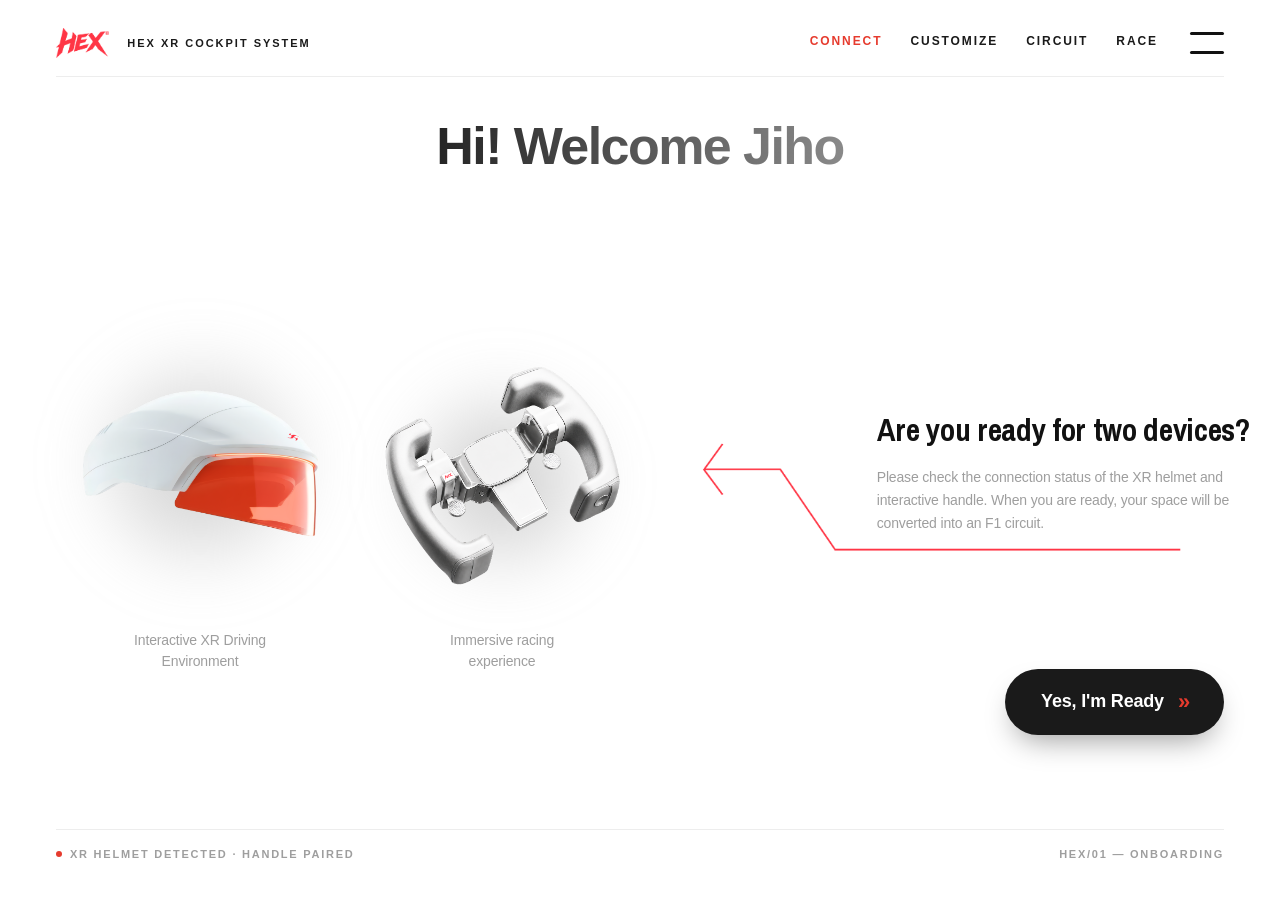
<file: index.html>
<!doctype html>
<html lang="en">
  <head>
    <meta charset="utf-8" />
    <meta name="viewport" content="width=device-width, initial-scale=1" />
    <title>HEX — XR F1 Cockpit System</title>
    <meta
      name="description"
      content="HEX — XR helmet + interactive handle. Turn your room into an F1 circuit."
    />
    <link rel="stylesheet" href="css/style.css" />
  </head>
  <body>
    <div class="shell">
      <header class="topbar">
        <div class="brand">
          <img class="brand-mark" src="assets/logo.png" alt="HEX" />
          <span class="brand-sub">HEX XR Cockpit System</span>
        </div>

        <div class="nav-right">
          <nav class="nav-links">
            <a href="index.html" class="active">Connect</a>
            <a href="customize.html">Customize</a>
            <a href="circuit.html">Circuit</a>
            <a href="race.html">Race</a>
          </nav>
          <button class="menu-btn" aria-label="Menu">
            <span></span>
            <span></span>
          </button>
        </div>
      </header>

      <main class="page">
        <h1 class="headline">
          Hi! Welcome <span class="soft" id="userName">Jiho</span>
        </h1>

        <div class="welcome-grid">
          <div class="devices">
            <div class="device-card">
              <div class="device-stage">
                <span class="device-glow" aria-hidden="true"></span>
                <div class="device-img helmet" aria-label="XR Helmet"></div>
              </div>
              <div class="device-caption">
                Interactive XR Driving<br />Environment
              </div>
            </div>
            <div class="device-card">
              <div class="device-stage">
                <span class="device-glow" aria-hidden="true"></span>
                <div class="device-img handle" aria-label="Interactive Handle"></div>
              </div>
              <div class="device-caption">
                Immersive racing<br />experience
              </div>
            </div>
          </div>

          <div class="welcome-right">
            <h2>Are you ready for two devices?</h2>
            <p>
              Please check the connection status of the XR helmet and
              interactive handle. When you are ready, your space will be
              converted into an F1 circuit.
            </p>
          </div>

          <!-- Red connector line: arrow points from right text toward devices -->
          <div class="connector" aria-hidden="true">
            <img class="connector-line" src="assets/line.png" alt="" />
          </div>
        </div>

        <div class="bottom-right">
          <a href="customize.html" class="cta" id="readyBtn">
            Yes, I'm Ready <span class="chev">»</span>
          </a>
        </div>

        <div class="foot">
          <span class="live">XR helmet detected · Handle paired</span>
          <span>HEX/01 — Onboarding</span>
        </div>
      </main>
    </div>

    <script src="js/main.js"></script>
  </body>
</html>
</file>
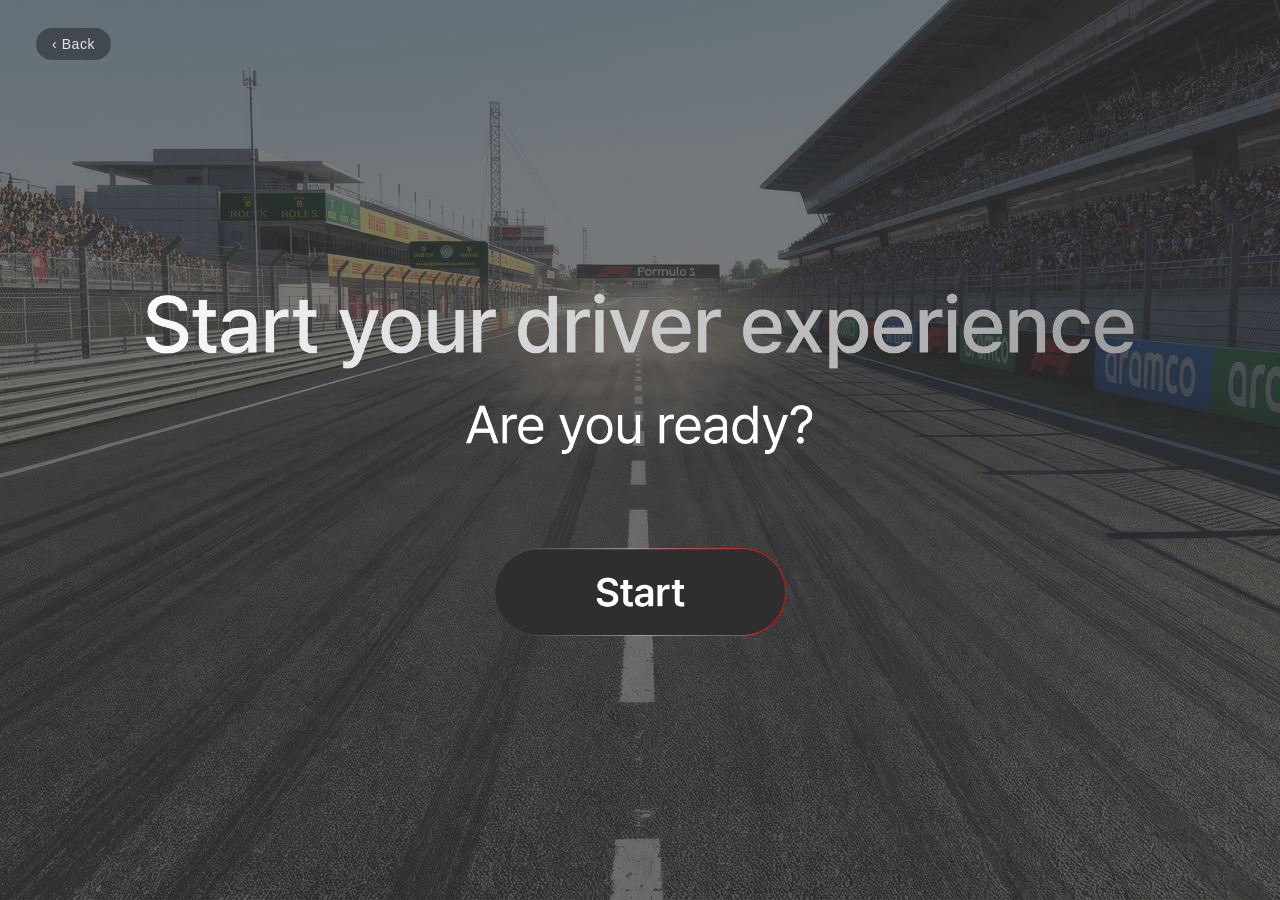
<file: race.html>
<!doctype html>
<html lang="en">
  <head>
    <meta charset="utf-8" />
    <meta name="viewport" content="width=device-width, initial-scale=1" />
    <title>Race · HEX</title>
    <link rel="stylesheet" href="css/style.css" />
  </head>
  <body class="race-body">
    <main class="race-stage" id="raceStage">
      <!-- Stage 1: Start prompt -->
      <section class="race-screen race-screen--start active" id="raceStartScreen">
        <div class="race-bg race-bg--start"></div>
        <div class="race-overlay"></div>
        <div class="race-start-content">
          <h1 class="race-start-title">Start your driver experience</h1>
          <p class="race-start-sub">Are you ready?</p>
          <button class="race-start-btn" id="raceStartBtn">Start</button>
        </div>
        <a class="race-back" href="circuit.html" aria-label="Back to Circuit">‹ Back</a>
      </section>

      <!-- 3-2-1-GO countdown -->
      <div class="countdown-overlay" id="countdownOverlay" aria-hidden="true">
        <div class="countdown-num" id="countdownNum">3</div>
      </div>

      <!-- Stage 2: Live race HUD -->
      <section class="race-screen race-screen--live" id="raceLiveScreen">
        <video class="race-bg race-bg--live" id="raceLiveVideo"
               autoplay muted playsinline preload="auto">
          <source src="assets/ride.mp4" type="video/mp4" />
        </video>
        <div class="race-overlay race-overlay--live"></div>

        <!-- Top-left: lap timer card -->
        <div class="hud-lap-timer">
          <div class="lap-time" id="lapTime">00:00.000</div>
          <div class="lap-label">Current Lap</div>
          <div class="best-lap">
            <span class="best-label">Best Lap</span>
            <span class="best-val" id="bestLap">—</span>
          </div>
        </div>

        <!-- Right-bottom: speedo + gear -->
        <div class="hud-speedo">
          <svg class="speedo-arc" viewBox="0 0 140 140">
            <circle cx="70" cy="70" r="62" fill="none" stroke="rgba(255,255,255,0.14)" stroke-width="6"/>
            <circle id="speedoArc" cx="70" cy="70" r="62" fill="none" stroke="#e63b2e" stroke-width="6"
                    stroke-dasharray="389.56" stroke-dashoffset="389.56" stroke-linecap="round"
                    transform="rotate(135 70 70)"/>
          </svg>
          <div class="speedo-inner">
            <div class="speedo-small" id="speedVal">07</div>
            <div class="gear-val" id="gearVal">2</div>
          </div>
        </div>

        <a class="race-back race-back--live" href="circuit.html" aria-label="Exit Race">Exit</a>
      </section>

      <!-- Stage 3: Race finished — Mission Completed leaderboard -->
      <section class="race-screen race-screen--finish" id="raceFinishScreen">
        <div class="race-bg race-bg--finish"></div>
        <button class="race-home-btn" id="raceHomeBtn" aria-label="Home"></button>
      </section>
    </main>

    <script src="js/main.js"></script>
  </body>
</html>
</file>
<file: css/style.css>
/* ===========================================================
   HEX — XR F1 Cockpit System
   Pure CSS, no dependencies
   =========================================================== */

@font-face {
  font-family: "Pragati Narrow";
  font-style: normal;
  font-weight: 400;
  font-display: swap;
  src: url("../assets/fonts/pragati-narrow-400.woff2") format("woff2");
}

@font-face {
  font-family: "Pragati Narrow";
  font-style: normal;
  font-weight: 700;
  font-display: swap;
  src: url("../assets/fonts/pragati-narrow-700.woff2") format("woff2");
}

:root {
  --bg: #ffffff;
  --ink: #111111;
  --ink-2: #1a1a1a;
  --muted: #9e9e9e;
  --muted-2: #c8c8c8;
  --line: #ededed;
  --line-2: #e3e3e3;
  --red: #e63b2e;
  --red-soft: #ff4a3d;
  --pill: #1a1a1a;
  --shadow: 0 1.875rem 3.75rem -1.25rem rgba(0, 0, 0, 0.18);

  --radius-pill: 62.4375rem;
  --radius-md: 0.875rem;
  --radius-lg: 1.25rem;

  --font-sans: -apple-system, BlinkMacSystemFont, "Segoe UI", Roboto,
    "Helvetica Neue", Arial, "Apple SD Gothic Neo", "Noto Sans KR",
    sans-serif;
}

* {
  box-sizing: border-box;
}

/* Viewport-relative root font-size.
   Design baseline = 1280×800 (16:10), where 1rem = 16px.
   We scale by the *smaller* of width/80 or height/50 so the design fits
   both dimensions without overflow — at 1920×1080 we land near 1.35x, at
   2560×1440 ~1.8x. Clamp keeps small viewports legible. */
html {
  font-size: clamp(10px, min(calc(100vw / 80), calc(100vh / 50)), 32px);
}

html,
body {
  margin: 0;
  padding: 0;
  background: var(--bg);
  color: var(--ink);
  font-family: var(--font-sans);
  -webkit-font-smoothing: antialiased;
  -moz-osx-font-smoothing: grayscale;
  font-feature-settings: "ss01", "ss02";
  letter-spacing: -0.01em;
  min-height: 100vh;
}

a {
  color: inherit;
  text-decoration: none;
}

button {
  font-family: inherit;
  cursor: pointer;
  border: none;
  background: none;
}

/* ====== Layout shell ====== */
.shell {
  min-height: 100vh;
  display: flex;
  flex-direction: column;
  padding: 1.75rem 3.5rem 2.5rem;
  width: 100%;
  margin: 0 auto;
}

/* ====== Header ====== */
.topbar {
  display: flex;
  align-items: center;
  justify-content: space-between;
  padding-bottom: 1.125rem;
  border-bottom: 1px solid var(--line);
}

.brand {
  display: flex;
  align-items: center;
  gap: 1.125rem;
}

.brand-mark {
  display: block;
  height: 1.875rem;
  width: auto;
}

.brand-sub {
  font-size: 0.6875rem;
  letter-spacing: 0.18em;
  color: var(--ink-2);
  font-weight: 600;
  text-transform: uppercase;
}

.nav-right {
  display: flex;
  align-items: center;
  gap: 2rem;
}

.nav-links {
  display: flex;
  gap: 1.75rem;
  font-size: 0.75rem;
  letter-spacing: 0.16em;
  font-weight: 600;
  text-transform: uppercase;
  color: var(--ink-2);
}

.nav-links a {
  position: relative;
  padding-bottom: 4px;
  transition: color 0.2s ease;
}

.nav-links a.active {
  color: var(--red);
}

.nav-links a:hover {
  color: var(--red);
}

.menu-btn {
  width: 2.125rem;
  height: 1.375rem;
  display: flex;
  flex-direction: column;
  justify-content: space-between;
  padding: 0;
}

.menu-btn span {
  display: block;
  height: 3px;
  background: var(--ink);
  border-radius: 2px;
}

.menu-btn span:nth-child(1) { width: 100%; }
.menu-btn span:nth-child(2) { width: 100%; }

/* ====== Page main ====== */
.page {
  flex: 1;
  display: flex;
  flex-direction: column;
  padding-top: 2.25rem;
  position: relative;
}

/* ====== Headline ====== */
.headline {
  text-align: center;
  font-size: 3.25rem;
  font-weight: 800;
  letter-spacing: -0.03em;
  margin: 6px 0 0;
  line-height: 1.05;
  background: linear-gradient(
    90deg,
    #000000 0%,
    #000000 20%,
    #e8e8e8 100%
  );
  -webkit-background-clip: text;
  background-clip: text;
  color: transparent;
}

.headline .soft {
  color: transparent;
}

.headline.left {
  text-align: left;
}

.sub-headline {
  font-size: 0.875rem;
  color: var(--muted);
  letter-spacing: 0.16em;
  text-transform: uppercase;
  font-weight: 600;
  margin-top: 6px;
  text-align: center;
}

/* ====== Welcome page (index) ====== */
.welcome-grid {
  margin-top: 3.75rem;
  display: grid;
  grid-template-columns: 1fr 1fr;
  align-items: center;
  gap: 3.75rem;
  flex: 1;
  position: relative;
  transform: translateY(-1.25rem);
}

.devices {
  display: flex;
  align-items: flex-end;
  justify-content: center;
  gap: 1.875rem;
  position: relative;
}

.device-card {
  text-align: center;
  cursor: pointer;
}

.device-stage {
  position: relative;
  display: flex;
  align-items: center;
  justify-content: center;
  width: 18rem;
  height: 18rem;
  margin: 0 auto 1.375rem;
}

.device-card:nth-child(2) .device-stage {
  width: 16rem;
  height: 16rem;
}

.device-glow {
  position: absolute;
  inset: 8%;
  border-radius: 50%;
  background: radial-gradient(
    circle at 50% 50%,
    rgba(160, 160, 160, 0.55) 0%,
    rgba(160, 160, 160, 0.25) 45%,
    rgba(160, 160, 160, 0) 72%
  );
  filter: blur(1.75rem);
  z-index: 0;
  pointer-events: none;
  transition: background 0.5s ease, filter 0.5s ease,
    box-shadow 0.5s ease, transform 0.5s ease;
}

.device-img {
  position: relative;
  z-index: 1;
  background-image: url("../assets/reference.jpg");
  background-repeat: no-repeat;
  background-color: transparent;
  mix-blend-mode: multiply;
  filter: contrast(1.02);
  -webkit-mask-image: radial-gradient(
    ellipse at center,
    black 55%,
    transparent 85%
  );
  mask-image: radial-gradient(
    ellipse at center,
    black 55%,
    transparent 85%
  );
  transition: transform 0.45s cubic-bezier(0.2, 0.7, 0.2, 1);
}

.device-card:hover .device-img {
  transform: translateY(-10px) scale(1.05);
}

.device-card:hover .device-glow {
  background: radial-gradient(
    circle at 50% 50%,
    rgba(230, 59, 46, 0.55) 0%,
    rgba(230, 59, 46, 0.25) 45%,
    rgba(230, 59, 46, 0) 72%
  );
  filter: blur(2.125rem);
  box-shadow: 0 0 3.75rem 0.75rem rgba(230, 59, 46, 0.35);
  transform: scale(1.06);
}

.device-card:hover .device-caption {
  color: var(--ink);
}

/* Helmet — dedicated transparent PNG (size + position kept from prior). */
.device-img.helmet {
  width: 18rem;
  height: 18rem;
  background-image: url("../assets/helmet5.png");
  background-size: contain;
  background-position: center;
  /* PNG already has transparent edges; skip the multiply + radial mask
     used for the composite reference.jpg crop. */
  mix-blend-mode: normal;
  -webkit-mask-image: none;
  mask-image: none;
  filter: none;
}

/* Handle — dedicated transparent PNG. */
.device-img.handle {
  width: 16rem;
  height: 16rem;
  background-image: url("../assets/handle_last.png");
  background-size: contain;
  background-position: center;
  mix-blend-mode: normal;
  -webkit-mask-image: none;
  mask-image: none;
  filter: none;
}

.device-caption {
  font-size: 0.875rem;
  color: var(--muted);
  line-height: 1.5;
  font-weight: 400;
}

.welcome-right {
  position: relative;
  padding-left: 10rem;
  z-index: 2;
  transform: translate(5%, -1.4375rem);
}

.welcome-right h2 {
  font-family: "Pragati Narrow", var(--font-sans);
  font-size: 2.125rem;
  font-weight: 700;
  letter-spacing: -0.01em;
  margin: 0 0 1rem;
  line-height: 1.15;
  white-space: nowrap;
}

.welcome-right p {
  font-size: 0.875rem;
  color: var(--muted);
  line-height: 1.65;
  max-width: 23.75rem;
  margin: 0;
}

/* Red connector line — single PNG, arrow points from right copy toward devices */
.connector {
  position: absolute;
  inset: 0;
  pointer-events: none;
  z-index: 1;
}

.connector-line {
  position: absolute;
  top: 35%;
  right: 0;
  width: 48%;
  height: auto;
  display: block;
  mix-blend-mode: multiply;
}

/* ====== CTA pill button ====== */
.cta {
  display: inline-flex;
  align-items: center;
  gap: 0.875rem;
  background: var(--pill);
  color: #fff;
  padding: 1.25rem 2.25rem;
  border-radius: var(--radius-pill);
  font-size: 1.125rem;
  font-weight: 700;
  letter-spacing: -0.01em;
  transition: transform 0.22s cubic-bezier(0.2, 0.7, 0.2, 1),
    box-shadow 0.22s ease, background 0.22s ease;
  box-shadow: 0 0.875rem 1.875rem -10px rgba(0, 0, 0, 0.4);
}

.cta:hover {
  transform: translateY(-2px) scale(1.04);
  box-shadow: 0 1.375rem 2.75rem -0.75rem rgba(0, 0, 0, 0.5);
  background: #000;
}

.cta:active {
  transform: translateY(0) scale(1.01);
}

.cta .chev {
  display: inline-block;
  color: var(--red);
  font-weight: 900;
  font-size: 1.375rem;
  letter-spacing: -0.1em;
  transition: transform 0.22s ease, color 0.22s ease;
}

.cta:hover .chev {
  transform: translateX(6px);
  color: var(--red-soft);
}

.cta.ghost {
  background: transparent;
  color: var(--ink);
  box-shadow: none;
  border: 1.5px solid var(--ink);
  padding: 1.125rem 2rem;
  font-size: 0.9375rem;
}

.cta.ghost:hover {
  background: var(--ink);
  color: #fff;
}

.cta.sm {
  padding: 0.875rem 1.5rem;
  font-size: 0.875rem;
}

.bottom-right {
  position: absolute;
  right: 0;
  bottom: 16%;
}

/* ====== Customize page ====== */
.customize-page {
  padding-top: 1.5rem;
}

.customize-grid {
  margin-top: 0.75rem;
  display: grid;
  grid-template-columns: 16.25rem 1fr 12.5rem;
  gap: 2.5rem;
  flex: 1;
  align-items: stretch;
}

/* Side panel cards */
.panel-card {
  background: #f4f4f4;
  border-radius: 1.75rem;
  padding: 1.625rem 1.375rem 1.875rem;
  display: flex;
  flex-direction: column;
  gap: 1.625rem;
}

.panel-card .panel-title {
  font-size: 1.125rem;
  font-weight: 700;
  letter-spacing: -0.01em;
  margin: 0 0 1rem;
  text-align: center;
  color: var(--ink);
}

.panel-section {
  display: block;
}

/* Offset between Paint and Driving-style sections — adjusted to sit
   closer together (-10px net from the .panel-card flex gap). */
.panel-left .panel-section + .panel-section {
  margin-top: 2.5rem;
}

/* Shift only the "Driving style" title upward without moving the pills. */
.panel-left .panel-section + .panel-section .panel-title {
  transform: translateY(-1.5625rem);
}

/* Paint — 3x3 swatch grid */
.swatch-grid {
  display: grid;
  grid-template-columns: repeat(3, 1fr);
  gap: 1.125rem 0.75rem;
  justify-items: center;
  margin-top: 3.75rem;
}

.swatch-cell {
  display: flex;
  flex-direction: column;
  align-items: center;
  gap: 8px;
  padding: 0;
  background: transparent;
  cursor: pointer;
  transition: transform 0.18s ease;
}

.swatch-cell:hover { transform: translateY(-2px); }

.swatch-dot {
  width: 2.625rem;
  height: 2.625rem;
  border-radius: 50%;
  display: block;
  position: relative;
  transition: box-shadow 0.18s ease, transform 0.18s ease;
}

.swatch-cell.active .swatch-dot {
  box-shadow: 0 0 0 2px #fff, 0 0 0 4px var(--red);
}

.swatch-dot--white {
  background: #ffffff;
  box-shadow: 0 0 0 1.5px #e3e3e3;
}

.swatch-cell.active .swatch-dot--white {
  box-shadow: 0 0 0 2px #fff, 0 0 0 4px var(--red);
}

.swatch-label {
  font-size: 0.6875rem;
  color: var(--ink-2);
  letter-spacing: 0;
  font-weight: 500;
}

/* Driving style — stacked pills */
.style-stack {
  display: flex;
  flex-direction: column;
  gap: 10px;
}

.style-pill {
  background: #e3e3e3;
  border-radius: 62.4375rem;
  padding: 0.75rem 1rem;
  font-size: 0.8125rem;
  font-weight: 600;
  color: var(--ink-2);
  text-align: center;
  cursor: pointer;
  transition: background 0.18s ease, color 0.18s ease;
}

.style-pill:hover { background: #d6d6d6; }

.style-pill.active {
  background: var(--ink);
  color: #fff;
}

/* Center: car stage */
.car-center {
  display: flex;
  flex-direction: column;
  align-items: center;
  justify-content: center;
  position: relative;
  gap: 1.75rem;
}

.car-stage {
  position: relative;
  width: 100%;
  max-width: 45rem;
  aspect-ratio: 720 / 360;
  perspective: 100rem;
  perspective-origin: 50% 60%;
  cursor: grab;
  user-select: none;
  -webkit-user-select: none;
  touch-action: none;
}

.car-stage.dragging,
.car-stage:active {
  cursor: grabbing;
}

.rotate-badge {
  cursor: pointer;
  transition: transform 0.2s ease, background 0.2s ease;
}

.rotate-badge:hover {
  transform: translateX(-50%) scale(1.08);
  background: #b0b0b0;
}

.rotate-badge:active {
  transform: translateX(-50%) scale(0.96);
}

.car-image {
  position: absolute;
  inset: 0;
  width: 100%;
  height: 100%;
  object-fit: contain;
  object-position: center;
  transform: translateY(2%) rotateY(var(--car-rotate, 0deg));
  transform-origin: 50% 70%;
  will-change: transform, opacity;
  z-index: 2;
  opacity: 1;
  transition: opacity 0.25s cubic-bezier(0.2, 0.7, 0.2, 1);
}

/* Paint tint — solid color rectangle that uses mix-blend-mode: color to
   colorize only the non-white pixels of the underlying car-image. The
   mask uses car.png's luminance so dark wheel/tire pixels are excluded
   (mask-mode: luminance: dark = transparent, bright = opaque). */
.car-tint {
  position: absolute;
  inset: 0;
  background-color: transparent;
  mix-blend-mode: color;
  pointer-events: none;
  transition: background-color 0.35s ease;
  transform: translateY(2%) rotateY(var(--car-rotate, 0deg));
  transform-origin: 50% 70%;
  will-change: transform;
  z-index: 3;
  -webkit-mask-image: url("../assets/car.png");
  mask-image: url("../assets/car.png");
  -webkit-mask-size: contain;
  mask-size: contain;
  -webkit-mask-position: center;
  mask-position: center;
  -webkit-mask-repeat: no-repeat;
  mask-repeat: no-repeat;
  -webkit-mask-mode: luminance;
  mask-mode: luminance;
}

.car-shadow {
  position: absolute;
  left: 50%;
  bottom: 19%;
  width: 92%;
  height: 2.25rem;
  transform: translateX(-50%);
  border-radius: 50%;
  border: 1px solid #d8d8d8;
  background: transparent;
  pointer-events: none;
  z-index: 1;
}

.rotate-badge {
  position: absolute;
  left: 50%;
  bottom: 9%;
  transform: translateX(-50%);
  width: 3.25rem;
  height: 3.25rem;
  border-radius: 50%;
  background: #c4c4c4;
  color: #fff;
  display: flex;
  align-items: center;
  justify-content: center;
  font-size: 0.8125rem;
  font-weight: 600;
  letter-spacing: 0;
  z-index: 5;
}

.done-btn {
  padding: 1.125rem 3.5rem;
  font-size: 1.375rem;
  font-weight: 700;
  margin-top: 1.875rem;
}

.done-btn .chev { display: none; }

/* Right: Wheel stack */
.panel-right .panel-title { margin-bottom: 0.75rem; }

.wheel-stack {
  display: flex;
  flex-direction: column;
  gap: 10px;
}

.wheel-card {
  background: transparent;
  border-radius: 0.875rem;
  padding: 6px 4px;
  cursor: pointer;
  display: flex;
  align-items: center;
  justify-content: center;
  transition: background 0.18s ease, box-shadow 0.18s ease;
}

.wheel-card.active {
  background: #ffffff;
  box-shadow: 0 0 0 2px var(--red);
}

.wheel-img {
  width: 100%;
  aspect-ratio: 1 / 0.66;
  display: block;
  background-image: url("../assets/customize-ref.jpg");
  background-repeat: no-repeat;
  /* Source 5760x3240; wheels centered at x≈5020.
     Detected tire centers y ≈ 1295, 1770, 2246, 2723.
     Scale = 1280/5760 = 0.2222 → scaled center x≈1114, y≈[288, 393, 499, 605]. */
  background-size: 80rem auto;
  mix-blend-mode: multiply;
}

.wheel-img[data-wheel-img="0"] { background-position: -65.625rem -14.9375rem; }
.wheel-img[data-wheel-img="1"] { background-position: -65.625rem -21.5rem; }
.wheel-img[data-wheel-img="2"] { background-position: -65.625rem -28.125rem; }
.wheel-img[data-wheel-img="3"] { background-position: -65.625rem -34.75rem; }

/* Wheel overlays painted on top of the car's tires. Rotates with the car. */
.car-wheels-layer {
  position: absolute;
  inset: 0;
  pointer-events: none;
  transform: translateY(2%) rotateY(var(--car-rotate, 0deg));
  transform-origin: 50% 70%;
  will-change: transform;
  z-index: 4;
}

/* Wheel slots — sized to fully cover car.png's native tires so the new
   wheel replaces the original tire entirely. */
.wheel-slot {
  position: absolute;
  /* Car tire bounding box in stage ~96×96 px (source ~238×238 at scale
     0.4018). 13.5% of 720 = 97.2 px. */
  width: 13.5%;
  aspect-ratio: 1;
  top: 56.36%;
  transform: translate(-50%, -50%);
  background: transparent;
  border: none;
  padding: 0;
  box-shadow: none;
  border-radius: 50%;
  overflow: hidden;
  opacity: 0;
  transition: opacity 0.5s ease, filter 0.25s ease;
}

.wheel-slot--front { left: 14.96%; }
.wheel-slot--rear  { left: 78.6%; }

.car-stage.wheel-selected .wheel-slot {
  opacity: 1;
}

.wheel-slot-img {
  display: block;
  width: 100%;
  height: 100%;
  object-fit: cover;
  background: transparent;
  border: none;
}

/* Drop-zone glow when a wheel is being dragged onto the car */
.wheel-slot.drop-active {
  filter: drop-shadow(0 0 0.875rem rgba(230, 59, 46, 0.85))
    drop-shadow(0 0 1.5rem rgba(230, 59, 46, 0.4));
}

/* Source wheel card during drag — scaled up and dimmed */
.wheel-card .wheel-img {
  transition: transform 0.25s ease, opacity 0.25s ease;
}

.wheel-card.dragging .wheel-img {
  transform: scale(1.2);
  opacity: 0.5;
}

/* Flying wheel ghost — an <img> using the same transparent wheel PNG */
.wheel-ghost {
  position: fixed;
  pointer-events: none;
  z-index: 9000;
  width: 5.625rem;
  height: 5.625rem;
  object-fit: contain;
  background: transparent;
  border: none;
  opacity: 0;
  transform: translate(-50%, -50%) scale(1.05);
  filter: drop-shadow(0 8px 1.125rem rgba(0, 0, 0, 0.3));
  transition: left 0.6s cubic-bezier(0.32, 0.08, 0.24, 1),
    top 0.6s cubic-bezier(0.32, 0.08, 0.24, 1),
    opacity 0.25s ease, transform 0.3s ease;
}

.wheel-ghost.lifting {
  opacity: 0.95;
  transform: translate(-50%, -50%) scale(1.3);
}

.wheel-ghost.flying {
  opacity: 0.95;
  transform: translate(-50%, -50%) scale(1.3);
}

.wheel-ghost.landed {
  opacity: 0;
  transform: translate(-50%, -50%) scale(0.85);
}

/* ====== Hand tracking PIP (live webcam + landmark canvas) ====== */
.hand-pip {
  position: fixed;
  right: 1.5rem;
  bottom: 1.5rem;
  width: 14rem;
  aspect-ratio: 4 / 3;
  border-radius: 0.75rem;
  overflow: hidden;
  z-index: 9998;
  display: none;
  background: rgba(10, 10, 10, 0.75);
  border: 1px solid rgba(255, 255, 255, 0.18);
  box-shadow: 0 1.25rem 3rem -0.5rem rgba(0, 0, 0, 0.5),
    0 0 0 0.0625rem rgba(230, 59, 46, 0.25);
  backdrop-filter: blur(0.5rem);
  -webkit-backdrop-filter: blur(0.5rem);
  /* Don't intercept clicks or elementFromPoint hit-tests — the PIP is a
     passive preview so dwell-click can still resolve elements beneath. */
  pointer-events: none;
}

.hand-pip.active {
  display: block;
  animation: handPipIn 0.4s cubic-bezier(0.16, 1, 0.3, 1);
}

@keyframes handPipIn {
  from { opacity: 0; transform: translateY(0.625rem) scale(0.96); }
  to   { opacity: 1; transform: none; }
}

.hand-pip video {
  position: absolute;
  inset: 0;
  width: 100%;
  height: 100%;
  object-fit: cover;
  object-position: center;
  transform: scaleX(-1); /* selfie mirror */
  display: block;
}

.hand-pip canvas {
  position: absolute;
  inset: 0;
  width: 100%;
  height: 100%;
  pointer-events: none;
  transform: scaleX(-1); /* keep landmarks aligned with mirrored video */
}

.hand-pip-label {
  position: absolute;
  left: 0.625rem;
  bottom: 0.5rem;
  display: inline-flex;
  align-items: center;
  gap: 0.4rem;
  color: rgba(255, 255, 255, 0.92);
  font-size: 0.625rem;
  font-weight: 700;
  letter-spacing: 0.12em;
  text-transform: uppercase;
  text-shadow: 0 0.0625rem 0.25rem rgba(0, 0, 0, 0.7);
  pointer-events: none;
}

.hand-pip-dot {
  width: 0.4375rem;
  height: 0.4375rem;
  border-radius: 50%;
  background: var(--red);
  box-shadow: 0 0 0.5rem rgba(230, 59, 46, 0.75);
  animation: pulse 1.4s ease-in-out infinite;
}

.hand-overlay {
  position: fixed;
  inset: 0;
  pointer-events: none;
  z-index: 9999;
  display: none;
}

.hand-overlay.active { display: block; }

.hand-cursor {
  position: absolute;
  width: 3rem;
  height: 3rem;
  transform: translate(-50%, -50%);
  filter: drop-shadow(0 4px 0.875rem rgba(230, 59, 46, 0.45));
  transition: left 0.04s linear, top 0.04s linear;
}

/* ====== Circuit page ====== */
.circuit-head {
  display: flex;
  justify-content: space-between;
  align-items: flex-end;
  margin-top: 1.875rem;
}

.circuit-head .meta {
  font-size: 0.75rem;
  color: var(--muted);
  letter-spacing: 0.14em;
  text-transform: uppercase;
  font-weight: 600;
}

.circuit-grid {
  margin-top: 2.25rem;
  display: grid;
  grid-template-columns: repeat(3, 1fr);
  gap: 1.375rem;
}

.track {
  border: 1px solid var(--line);
  border-radius: var(--radius-lg);
  padding: 1.5rem;
  background: #fff;
  cursor: pointer;
  position: relative;
  transition: all 0.2s ease;
}

.track:hover {
  border-color: var(--ink);
  transform: translateY(-4px);
  box-shadow: 0 1.5rem 3.125rem -1.25rem rgba(0, 0, 0, 0.18);
}

.track.active {
  border-color: var(--red);
  box-shadow: 0 1.5rem 3.125rem -1.25rem rgba(230, 59, 46, 0.25);
}

.track svg {
  width: 100%;
  height: 8.125rem;
  display: block;
}

.track-name {
  font-size: 1.1875rem;
  font-weight: 800;
  letter-spacing: -0.02em;
  margin: 0.875rem 0 4px;
}

.track-country {
  font-size: 0.75rem;
  color: var(--muted);
  letter-spacing: 0.06em;
  font-weight: 500;
}

.track-stats {
  display: flex;
  gap: 1rem;
  margin-top: 3.75rem;
  padding-top: 0.875rem;
  border-top: 1px solid var(--line);
}

.track-stat {
  font-size: 0.6875rem;
  color: var(--muted);
  letter-spacing: 0.06em;
}

.track-stat b {
  display: block;
  font-size: 0.875rem;
  color: var(--ink);
  font-weight: 800;
  margin-top: 2px;
  letter-spacing: -0.01em;
}

.track-badge {
  position: absolute;
  top: 1rem;
  right: 1rem;
  font-size: 10px;
  letter-spacing: 0.16em;
  font-weight: 800;
  color: var(--red);
  text-transform: uppercase;
}

.scan-notice {
  margin-top: 2rem;
  border: 1px dashed var(--line-2);
  border-radius: var(--radius-lg);
  padding: 1.25rem 1.5rem;
  display: flex;
  align-items: center;
  justify-content: space-between;
  gap: 1.5rem;
}

.scan-notice .dot {
  width: 8px;
  height: 8px;
  border-radius: 50%;
  background: var(--red);
  display: inline-block;
  margin-right: 10px;
  animation: pulse 1.4s ease-in-out infinite;
}

@keyframes pulse {
  0%, 100% { opacity: 1; transform: scale(1); }
  50% { opacity: 0.4; transform: scale(1.4); }
}

.scan-notice .copy {
  font-size: 0.8125rem;
  color: var(--ink-2);
  font-weight: 500;
}

.scan-notice .copy small {
  display: block;
  color: var(--muted);
  font-weight: 400;
  margin-top: 4px;
  font-size: 0.75rem;
}

/* ====== Race page ====== */
.race-body {
  margin: 0;
  background: #000;
  overflow: hidden;
}

.race-stage {
  position: fixed;
  inset: 0;
  background: #000;
  font-family: var(--font-sans);
  color: #fff;
  user-select: none;
}

.race-screen {
  position: absolute;
  inset: 0;
  opacity: 0;
  pointer-events: none;
  transition: opacity 0.7s ease;
}

.race-screen.active {
  opacity: 1;
  pointer-events: auto;
}

.race-bg {
  position: absolute;
  inset: 0;
  width: 100%;
  height: 100%;
  background-repeat: no-repeat;
  background-size: cover;
  background-position: center;
  object-fit: cover;
  object-position: center;
}

.race-bg--start  { background-image: url("../assets/race-1.jpg"); }
.race-bg--finish { background-image: url("../assets/last.jpg"); }
/* .race-bg--live is a <video> element — no background-image needed. */

.race-overlay {
  position: absolute;
  inset: 0;
  background: rgba(0, 0, 0, 0);
  pointer-events: none;
}

.race-overlay--live {
  background: linear-gradient(
    to bottom,
    rgba(0, 0, 0, 0.18) 0%,
    rgba(0, 0, 0, 0) 30%,
    rgba(0, 0, 0, 0) 70%,
    rgba(0, 0, 0, 0.2) 100%
  );
}

/* Start screen content — text and button are baked into race-1.jpg.
   We hide our HTML title/sub completely and position only the interactive
   button as an invisible overlay at the exact same spot as the JPG's
   button (center 50% / 65.74%, size 18.06% × 9.38%). Hover effects act
   on this transparent layer so the JPG button reacts visually. */
.race-start-content {
  position: absolute;
  inset: 0;
}

.race-start-title,
.race-start-sub {
  display: none;
}

.race-start-btn {
  position: absolute;
  left: 50%;
  top: 65.74%;
  transform: translate(-50%, -50%);
  width: 18.06%;
  height: 9.38%;
  min-width: 11.25rem;
  min-height: 3.25rem;
  background: transparent;
  color: transparent;
  border: none;
  border-radius: 62.4375rem;
  font-size: 0;
  cursor: pointer;
  padding: 0;
  outline: none;
  transition: box-shadow 0.2s ease, transform 0.2s ease;
}

.race-start-btn:hover {
  transform: translate(-50%, -50%) scale(1.04);
  box-shadow: 0 0 0 3px rgba(255, 255, 255, 0.35),
    0 10px 1.875rem rgba(0, 0, 0, 0.5);
}

.race-start-btn:active {
  transform: translate(-50%, -50%) scale(0.98);
}

/* Home button — invisible overlay on the baked Home pill in last.jpg.
   Same pattern as race-start-btn: the JPG draws the button, we only
   intercept clicks + give hover feedback. */
.race-home-btn {
  position: absolute;
  left: 50%;
  top: 86%;
  transform: translate(-50%, -50%);
  width: 24.4%;
  height: 11%;
  min-width: 11.25rem;
  min-height: 3.25rem;
  background: transparent;
  color: transparent;
  border: none;
  border-radius: 999px;
  font-size: 0;
  cursor: pointer;
  padding: 0;
  outline: none;
  transition: box-shadow 0.2s ease, transform 0.2s ease;
}

.race-home-btn:hover {
  transform: translate(-50%, -50%) scale(1.04);
  box-shadow: 0 0 0 0.1875rem rgba(255, 255, 255, 0.35),
    0 0.625rem 1.875rem rgba(0, 0, 0, 0.5);
}

.race-home-btn:active {
  transform: translate(-50%, -50%) scale(0.98);
}

.race-back {
  position: absolute;
  top: 1.75rem;
  left: 2.25rem;
  color: rgba(255, 255, 255, 0.85);
  font-size: 0.875rem;
  font-weight: 500;
  letter-spacing: 0.04em;
  text-decoration: none;
  background: rgba(0, 0, 0, 0.35);
  padding: 8px 1rem;
  border-radius: 62.4375rem;
  backdrop-filter: blur(8px);
  transition: background 0.2s ease;
  z-index: 20;
}

.race-back:hover { background: rgba(0, 0, 0, 0.6); }

.race-back--live { top: auto; bottom: 1.75rem; left: 1.75rem; }

/* Countdown overlay */
.countdown-overlay {
  position: absolute;
  inset: 0;
  display: none;
  align-items: center;
  justify-content: center;
  z-index: 30;
  pointer-events: none;
  background: rgba(0, 0, 0, 0.55);
}

.countdown-overlay.active { display: flex; }

.countdown-num {
  font-family: var(--font-sans);
  font-size: 13.75rem;
  font-weight: 800;
  color: #fff;
  letter-spacing: -0.06em;
  text-shadow: 0 0 3.75rem rgba(230, 59, 46, 0.7);
  animation: countdownPop 1s cubic-bezier(0.16, 1, 0.3, 1);
}

.countdown-num.go {
  color: var(--red);
  font-size: 11.25rem;
  letter-spacing: -0.02em;
  animation: countdownGo 0.9s cubic-bezier(0.16, 1, 0.3, 1);
}

@keyframes countdownPop {
  0%   { transform: scale(0.35); opacity: 0; }
  20%  { transform: scale(1.15); opacity: 1; }
  70%  { transform: scale(1); opacity: 1; }
  100% { transform: scale(0.85); opacity: 0; }
}

@keyframes countdownGo {
  0%   { transform: scale(0.4); opacity: 0; }
  20%  { transform: scale(1.4); opacity: 1; }
  60%  { transform: scale(1.1); opacity: 1; }
  100% { transform: scale(1.6); opacity: 0; }
}

/* ====== Live race HUD ======
   Positions match the JPG's baked HUD so the HTML elements cover the
   underlying image (so we don't see duplicates). JPG is 5760×3240 →
   percentages computed from that source. */

/* Lap timer — exactly overlays the JPG's lap card. Fully opaque to
   completely cover the baked image card underneath. */
.hud-lap-timer {
  position: absolute;
  top: 8.6%;
  left: 3.6%;
  width: 14.6%;
  min-width: 12.5rem;
  background: #ffffff;
  border-radius: 6px;
  padding: 0.75rem 1.125rem 0.875rem;
  color: #1a1a1a;
  box-shadow: 0 10px 1.875rem rgba(0, 0, 0, 0.4);
  z-index: 10;
}

.lap-time {
  font-size: 1.875rem;
  font-weight: 700;
  font-variant-numeric: tabular-nums;
  letter-spacing: -0.01em;
  line-height: 1;
}

.lap-label {
  font-size: 0.6875rem;
  color: var(--muted);
  letter-spacing: 0.12em;
  text-transform: uppercase;
  margin-top: 5px;
  font-weight: 600;
}

.best-lap {
  display: flex;
  justify-content: space-between;
  margin-top: 10px;
  padding-top: 8px;
  border-top: 1px solid var(--line);
  font-size: 0.75rem;
}

.best-label { color: var(--red); font-weight: 600; }
.best-val   { font-weight: 700; font-variant-numeric: tabular-nums; }

/* Minimap (replay cam) — covers the JPG's baked mini-map exactly.
   JPG mini-map ends at the right edge (rightPct≈0.6%), so we right-align too. */
.hud-minimap {
  position: absolute;
  top: 2.6%;
  right: 0.6%;
  width: 40.3%;
  aspect-ratio: 1760 / 580;
  border-radius: 0;
  overflow: hidden;
  border: none;
  box-shadow: 0 0.75rem 2.25rem rgba(0, 0, 0, 0.4);
}

.minimap-img {
  width: 100%;
  height: 100%;
  background-image: url("../assets/race-2.jpg");
  /* Mini-map source x 3403-5724 (40.3% wide), y 85-1100 (31% tall).
     Scale = 100/40.3 ≈ 248% so the mini-map crop fills the container. */
  background-size: 248% auto;
  background-position: 100% 5%;
}

/* Leaderboard — flows under the LAP card inside .hud-left-group.
   Keeps glassmorphism (translucent dark + blur). */
.hud-leaderboard {
  background: rgba(0, 0, 0, 0.85);
  border-radius: 4px;
  padding: 8px 10px 10px;
  backdrop-filter: blur(6px);
  -webkit-backdrop-filter: blur(6px);
}

.lb-brand {
  display: inline-block;
  background: var(--red);
  color: #fff;
  font-weight: 900;
  font-style: italic;
  font-size: 1.125rem;
  padding: 0.125rem 0.625rem;
  border-radius: 3px;
  letter-spacing: -0.04em;
  margin-bottom: 10px;
  line-height: 1;
}

.lb-list {
  list-style: none;
  margin: 0;
  padding: 0;
  display: flex;
  flex-direction: column;
  gap: 4px;
}

.lb-row {
  display: grid;
  grid-template-columns: 1.375rem 1fr auto;
  align-items: center;
  gap: 10px;
  padding: 5px 10px;
  border-radius: 3px;
  background: rgba(255, 255, 255, 0.04);
  font-size: 0.75rem;
  color: rgba(255, 255, 255, 0.92);
}

.lb-pos {
  font-weight: 700;
  color: rgba(255, 255, 255, 0.6);
  text-align: center;
  font-variant-numeric: tabular-nums;
}

.lb-name { font-weight: 500; }
.lb-gap  { font-variant-numeric: tabular-nums; color: rgba(255, 255, 255, 0.65); font-size: 0.6875rem; }

.lb-row--me {
  background: var(--red);
  color: #fff;
  font-weight: 600;
}

.lb-row--me .lb-pos,
.lb-row--me .lb-gap { color: rgba(255, 255, 255, 0.92); }

/* Position arc — center of left-mid area */
.hud-position {
  position: absolute;
  top: 55%;
  left: 29%;
  transform: translate(-50%, -50%);
  width: 6.875rem;
  height: 6.875rem;
  display: flex;
  flex-direction: column;
  align-items: center;
  justify-content: center;
  text-align: center;
  color: #fff;
  text-shadow: 0 2px 10px rgba(0, 0, 0, 0.7);
}

.hud-position::before {
  content: "";
  position: absolute;
  inset: -8px -1rem;
  background: radial-gradient(
    ellipse at center,
    rgba(0, 0, 0, 0.65) 0%,
    rgba(0, 0, 0, 0) 75%
  );
  z-index: -1;
}

.pos-label {
  font-size: 0.6875rem;
  color: rgba(255, 255, 255, 0.85);
  letter-spacing: 0.06em;
  margin-bottom: 4px;
}

.pos-val {
  font-size: 1.125rem;
  font-weight: 700;
  font-variant-numeric: tabular-nums;
}

.pos-arc {
  width: 4.375rem;
  height: 4.375rem;
  margin-top: 6px;
}

/* Speedo + gear — covers JPG's baked circular gauge */
.hud-speedo {
  position: absolute;
  right: 4.5%;
  bottom: 13%;
  width: 14%;
  aspect-ratio: 1;
  max-width: 11.25rem;
  min-width: 7.5rem;
}

.hud-speedo::before {
  content: "";
  position: absolute;
  inset: -0.875rem;
  border-radius: 50%;
  background: radial-gradient(
    circle at center,
    rgba(0, 0, 0, 0.8) 0%,
    rgba(0, 0, 0, 0.5) 60%,
    rgba(0, 0, 0, 0) 100%
  );
  z-index: -1;
}

.speedo-arc {
  position: absolute;
  inset: 0;
  width: 100%;
  height: 100%;
}

.hud-speedo .speedo-inner {
  position: absolute;
  inset: 0;
  display: flex;
  flex-direction: column;
  align-items: center;
  justify-content: center;
  color: #fff;
  text-shadow: 0 2px 10px rgba(0, 0, 0, 0.6);
}

.speedo-small {
  font-size: 1rem;
  font-weight: 700;
  letter-spacing: 0.04em;
  opacity: 0.85;
}

.hud-speedo .gear-val {
  font-size: 3.5rem;
  font-weight: 800;
  letter-spacing: -0.04em;
  line-height: 1;
  margin-top: -4px;
  font-variant-numeric: tabular-nums;
}

@media (max-width: 900px) {
  .race-start-title { font-size: 2.25rem; }
  .race-start-sub { font-size: 1rem; }
  .hud-minimap { width: 12.5rem; }
  .hud-leaderboard { min-width: 10rem; }
  .hud-speedo { width: 6.875rem; height: 6.875rem; }
  .hud-speedo .gear-val { font-size: 2.75rem; }
}

/* ====== Footer mini ====== */
.foot {
  margin-top: 1.875rem;
  padding-top: 1.125rem;
  border-top: 1px solid var(--line);
  display: flex;
  justify-content: space-between;
  font-size: 0.6875rem;
  letter-spacing: 0.16em;
  text-transform: uppercase;
  color: var(--muted);
  font-weight: 600;
}

.foot span {
  display: flex;
  align-items: center;
  gap: 8px;
}

.foot .live::before {
  content: "";
  width: 6px;
  height: 6px;
  border-radius: 50%;
  background: var(--red);
  animation: pulse 1.4s ease-in-out infinite;
}

/* ====== Responsive ====== */
@media (max-width: 1200px) {
  .shell { padding: 1.5rem 2rem 2rem; }
  .headline { font-size: 2.625rem; }
  .welcome-grid { gap: 1.875rem; }
  .device-card .device-stage { width: 15rem; height: 15rem; }
  .device-card:nth-child(2) .device-stage { width: 14rem; height: 14rem; }
  .device-img.helmet { width: 15rem; height: 15rem; background-size: 67.1875rem auto; background-position: -2.25rem -11.4375rem; }
  .device-img.handle { width: 14rem; height: 14rem; background-size: 75.625rem auto; background-position: -21rem -15.125rem; }
}

@media (max-width: 900px) {
  .shell { padding: 1.25rem 1.25rem 1.75rem; }
  .nav-links { display: none; }
  .headline { font-size: 2rem; }
  .welcome-grid,
  .customize-grid,
  .race-grid {
    grid-template-columns: 1fr;
    gap: 2.5rem;
  }
  .circuit-grid { grid-template-columns: 1fr 1fr; }
  .welcome-right { padding-left: 0; text-align: center; }
  .welcome-right p { margin: 0 auto; }
  .bottom-right { position: static; margin-top: 1.25rem; align-self: flex-end; }
  .connector { display: none; }
  .devices { flex-wrap: wrap; }
}

@media (max-width: 600px) {
  .circuit-grid { grid-template-columns: 1fr; }
  .speedo-val { font-size: 6.25rem; }
  .gauges { grid-template-columns: repeat(2, 1fr); }
  .swatch-grid { grid-template-columns: repeat(3, 1fr); }
}

/* ====== Scan overlay (Circuit → Race transition) ====== */
.scan-overlay {
  position: fixed;
  inset: 0;
  z-index: 50;
  display: none;
  align-items: center;
  justify-content: center;
  background: rgba(255, 255, 255, 0.92);
  backdrop-filter: blur(0.875rem);
  -webkit-backdrop-filter: blur(0.875rem);
  animation: scanFadeIn 0.32s cubic-bezier(0.2, 0.7, 0.2, 1);
}
.scan-overlay.active { display: flex; }

.scan-card {
  width: min(35rem, 86vw);
  background: #fff;
  border: 1px solid var(--line);
  border-radius: var(--radius-lg);
  padding: 2.25rem 2.5rem 2rem;
  box-shadow: 0 2.5rem 5rem -1.5rem rgba(0, 0, 0, 0.25);
  text-align: left;
}

.scan-title {
  font-size: 0.6875rem;
  letter-spacing: 0.18em;
  text-transform: uppercase;
  font-weight: 800;
  color: var(--red);
  margin-bottom: 0.875rem;
}
.scan-title .dot {
  width: 8px;
  height: 8px;
  border-radius: 50%;
  background: var(--red);
  display: inline-block;
  margin-right: 10px;
  vertical-align: middle;
  animation: pulse 1.4s ease-in-out infinite;
}

.scan-stage-text {
  font-size: 1.5rem;
  font-weight: 800;
  letter-spacing: -0.02em;
  color: var(--ink);
  min-height: 1.4em;
  transition: opacity 0.22s ease;
}
.scan-stage-text.swap { opacity: 0; }

.scan-substep {
  font-size: 0.75rem;
  color: var(--muted);
  letter-spacing: 0.06em;
  margin-top: 6px;
  font-variant-numeric: tabular-nums;
}

.scan-bar {
  margin-top: 1.375rem;
  height: 6px;
  border-radius: 62.4375rem;
  background: rgba(0, 0, 0, 0.08);
  overflow: hidden;
}
.scan-bar-fill {
  height: 100%;
  width: 0%;
  background: linear-gradient(90deg, var(--red), var(--red-soft));
  transition: width 0.6s cubic-bezier(0.2, 0.7, 0.2, 1);
}

.scan-stages {
  display: flex;
  gap: 6px;
  margin-top: 1rem;
}
.scan-stages .pip {
  flex: 1;
  height: 3px;
  border-radius: 2px;
  background: rgba(0, 0, 0, 0.08);
  transition: background 0.3s ease;
}
.scan-stages .pip.done { background: var(--red); }
.scan-stages .pip.active { background: var(--ink); }

@keyframes scanFadeIn {
  from { opacity: 0; }
  to   { opacity: 1; }
}
</file>
